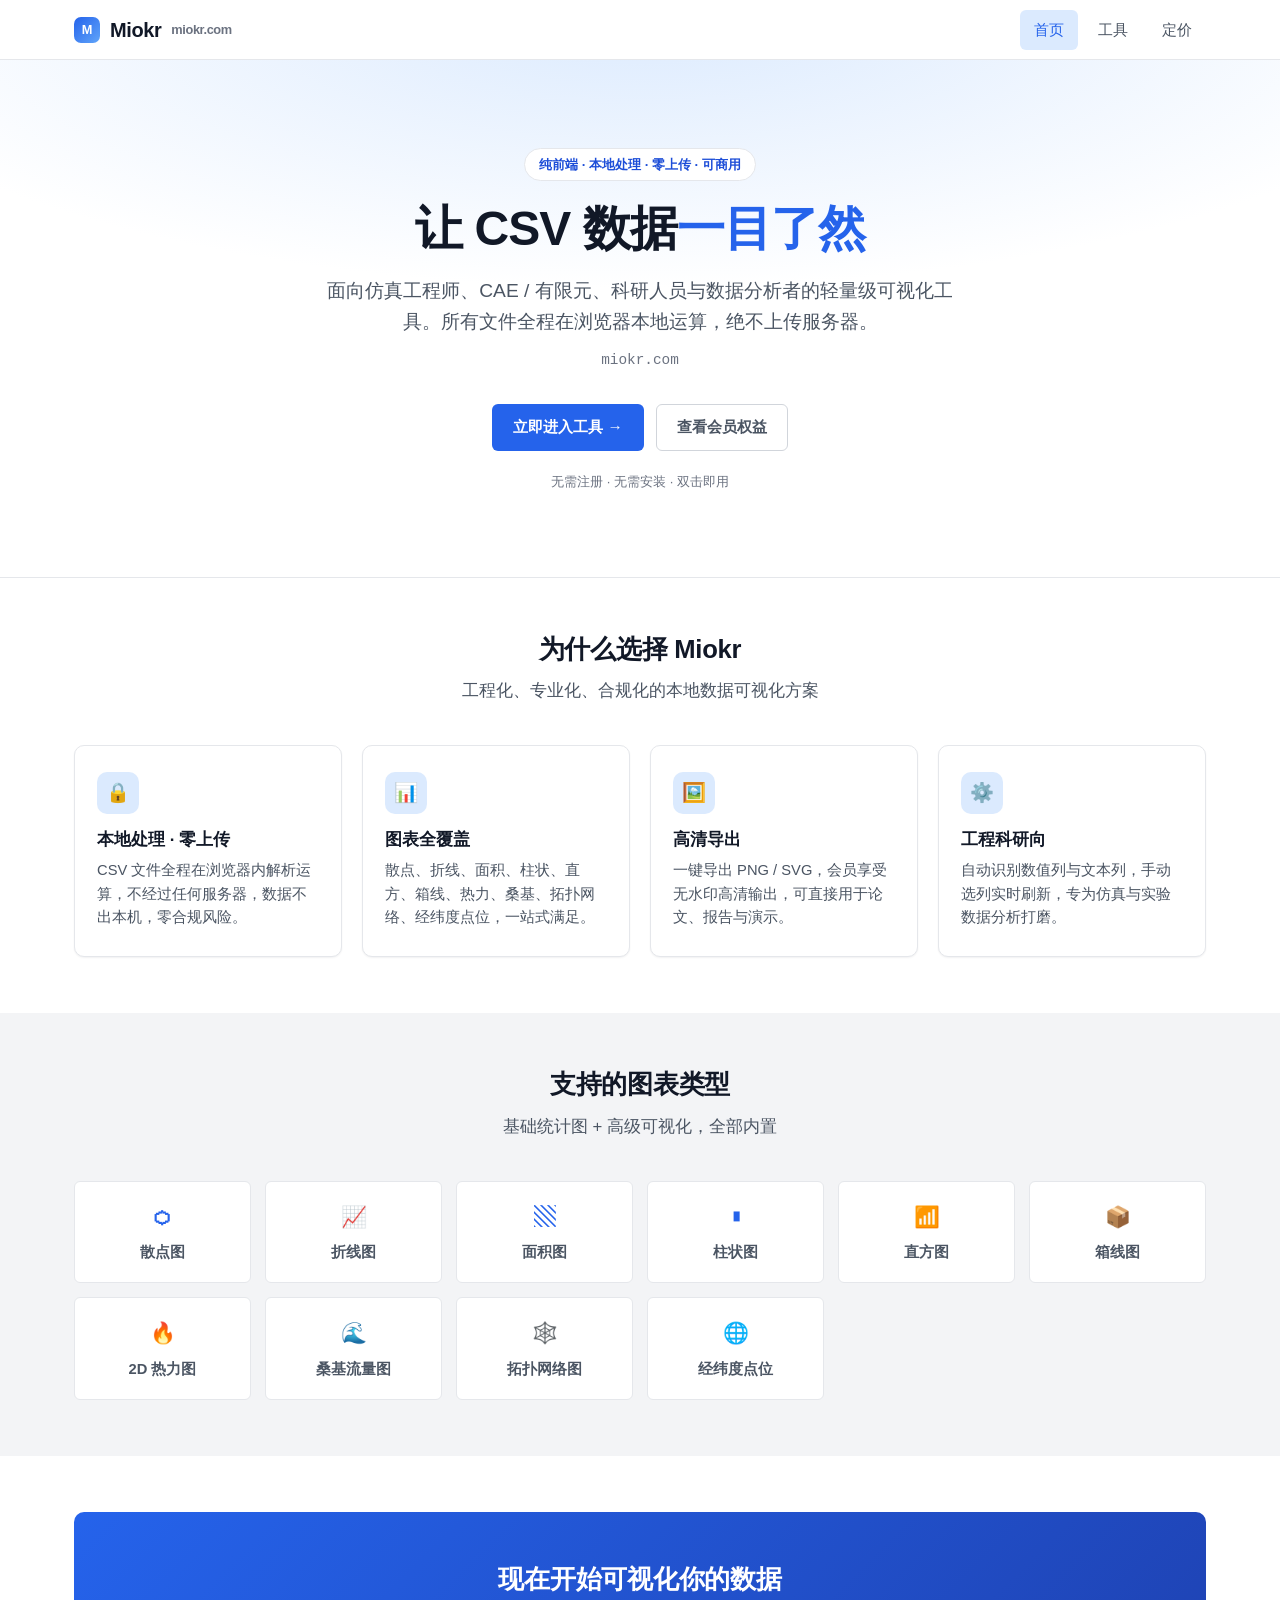
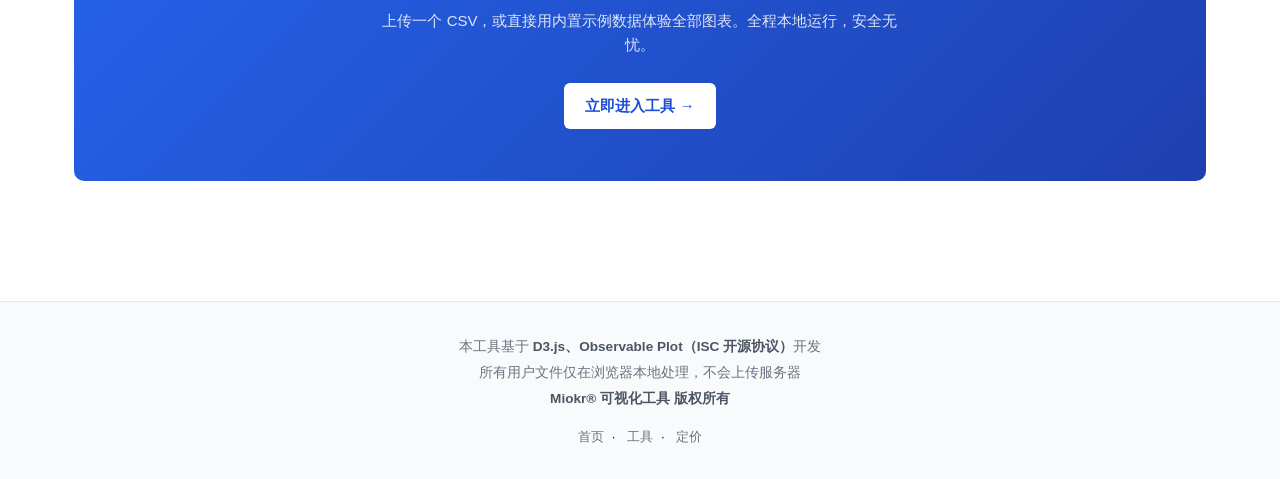
<file: index.html>
<!DOCTYPE html>
<html lang="zh-CN">
<head>
  <meta charset="UTF-8">
  <meta name="viewport" content="width=device-width, initial-scale=1.0">
  <title>Miokr — 纯前端本地 CSV 数据可视化工具</title>
  <meta name="description" content="Miokr 是一款纯前端、本地处理的 CSV 数据可视化工具。所有文件全程在浏览器本地解析，不上传服务器。支持散点、折线、柱状、热力图、桑基图、拓扑网络、经纬度点位等图表。">
  <link rel="stylesheet" href="assets/css/base.css">
  <link rel="stylesheet" href="assets/css/landing.css">
</head>
<body>

  <!-- 顶部导航栏 -->
  <header class="nav">
    <div class="nav-inner">
      <a class="brand" href="index.html">
        <span class="logo-mark">M</span>
        Miokr
        <span class="tld">miokr.com</span>
      </a>
      <nav class="nav-links">
        <a href="index.html" class="active">首页</a>
        <a href="tool.html">工具</a>
        <a href="pricing.html">定价</a>
      </nav>
    </div>
  </header>

  <!-- Hero -->
  <section class="hero">
    <div class="container">
      <span class="eyebrow">纯前端 · 本地处理 · 零上传 · 可商用</span>
      <h1>让 CSV 数据<span class="accent">一目了然</span></h1>
      <p class="subtitle">面向仿真工程师、CAE / 有限元、科研人员与数据分析者的轻量级可视化工具。所有文件全程在浏览器本地运算，绝不上传服务器。</p>
      <p class="domain">miokr.com</p>
      <div class="hero-actions">
        <a class="btn btn-primary" href="tool.html">立即进入工具 →</a>
        <a class="btn btn-ghost" href="pricing.html">查看会员权益</a>
      </div>
      <p class="hero-note">无需注册 · 无需安装 · 双击即用</p>
    </div>
  </section>

  <!-- 功能亮点 -->
  <section>
    <div class="container">
      <div class="section-head">
        <h2>为什么选择 Miokr</h2>
        <p>工程化、专业化、合规化的本地数据可视化方案</p>
      </div>
      <div class="features-grid">
        <div class="feature-card">
          <div class="icon">🔒</div>
          <h3>本地处理 · 零上传</h3>
          <p>CSV 文件全程在浏览器内解析运算，不经过任何服务器，数据不出本机，零合规风险。</p>
        </div>
        <div class="feature-card">
          <div class="icon">📊</div>
          <h3>图表全覆盖</h3>
          <p>散点、折线、面积、柱状、直方、箱线、热力、桑基、拓扑网络、经纬度点位，一站式满足。</p>
        </div>
        <div class="feature-card">
          <div class="icon">🖼️</div>
          <h3>高清导出</h3>
          <p>一键导出 PNG / SVG，会员享受无水印高清输出，可直接用于论文、报告与演示。</p>
        </div>
        <div class="feature-card">
          <div class="icon">⚙️</div>
          <h3>工程科研向</h3>
          <p>自动识别数值列与文本列，手动选列实时刷新，专为仿真与实验数据分析打磨。</p>
        </div>
      </div>
    </div>
  </section>

  <!-- 支持图表类型 -->
  <section class="chart-types">
    <div class="container">
      <div class="section-head">
        <h2>支持的图表类型</h2>
        <p>基础统计图 + 高级可视化，全部内置</p>
      </div>
      <div class="chart-grid">
        <div class="chart-chip"><span>⬡</span>散点图</div>
        <div class="chart-chip"><span>📈</span>折线图</div>
        <div class="chart-chip"><span>▧</span>面积图</div>
        <div class="chart-chip"><span>▮</span>柱状图</div>
        <div class="chart-chip"><span>📶</span>直方图</div>
        <div class="chart-chip"><span>📦</span>箱线图</div>
        <div class="chart-chip"><span>🔥</span>2D 热力图</div>
        <div class="chart-chip"><span>🌊</span>桑基流量图</div>
        <div class="chart-chip"><span>🕸️</span>拓扑网络图</div>
        <div class="chart-chip"><span>🌐</span>经纬度点位</div>
      </div>
    </div>
  </section>

  <!-- CTA -->
  <section>
    <div class="container">
      <div class="cta">
        <h2>现在开始可视化你的数据</h2>
        <p>上传一个 CSV，或直接用内置示例数据体验全部图表。全程本地运行，安全无忧。</p>
        <a class="btn btn-primary" href="tool.html">立即进入工具 →</a>
      </div>
    </div>
  </section>

  <!-- 页脚合规声明 -->
  <footer class="footer">
    <div class="footer-inner">
      <p class="compliance">
        本工具基于 <strong>D3.js、Observable Plot（ISC 开源协议）</strong>开发<br>
        所有用户文件仅在浏览器本地处理，不会上传服务器<br>
        <strong>Miokr® 可视化工具 版权所有</strong>
      </p>
      <div class="foot-links">
        <a href="index.html">首页</a>·
        <a href="tool.html">工具</a>·
        <a href="pricing.html">定价</a>
      </div>
    </div>
  </footer>

</body>
</html>
</file>
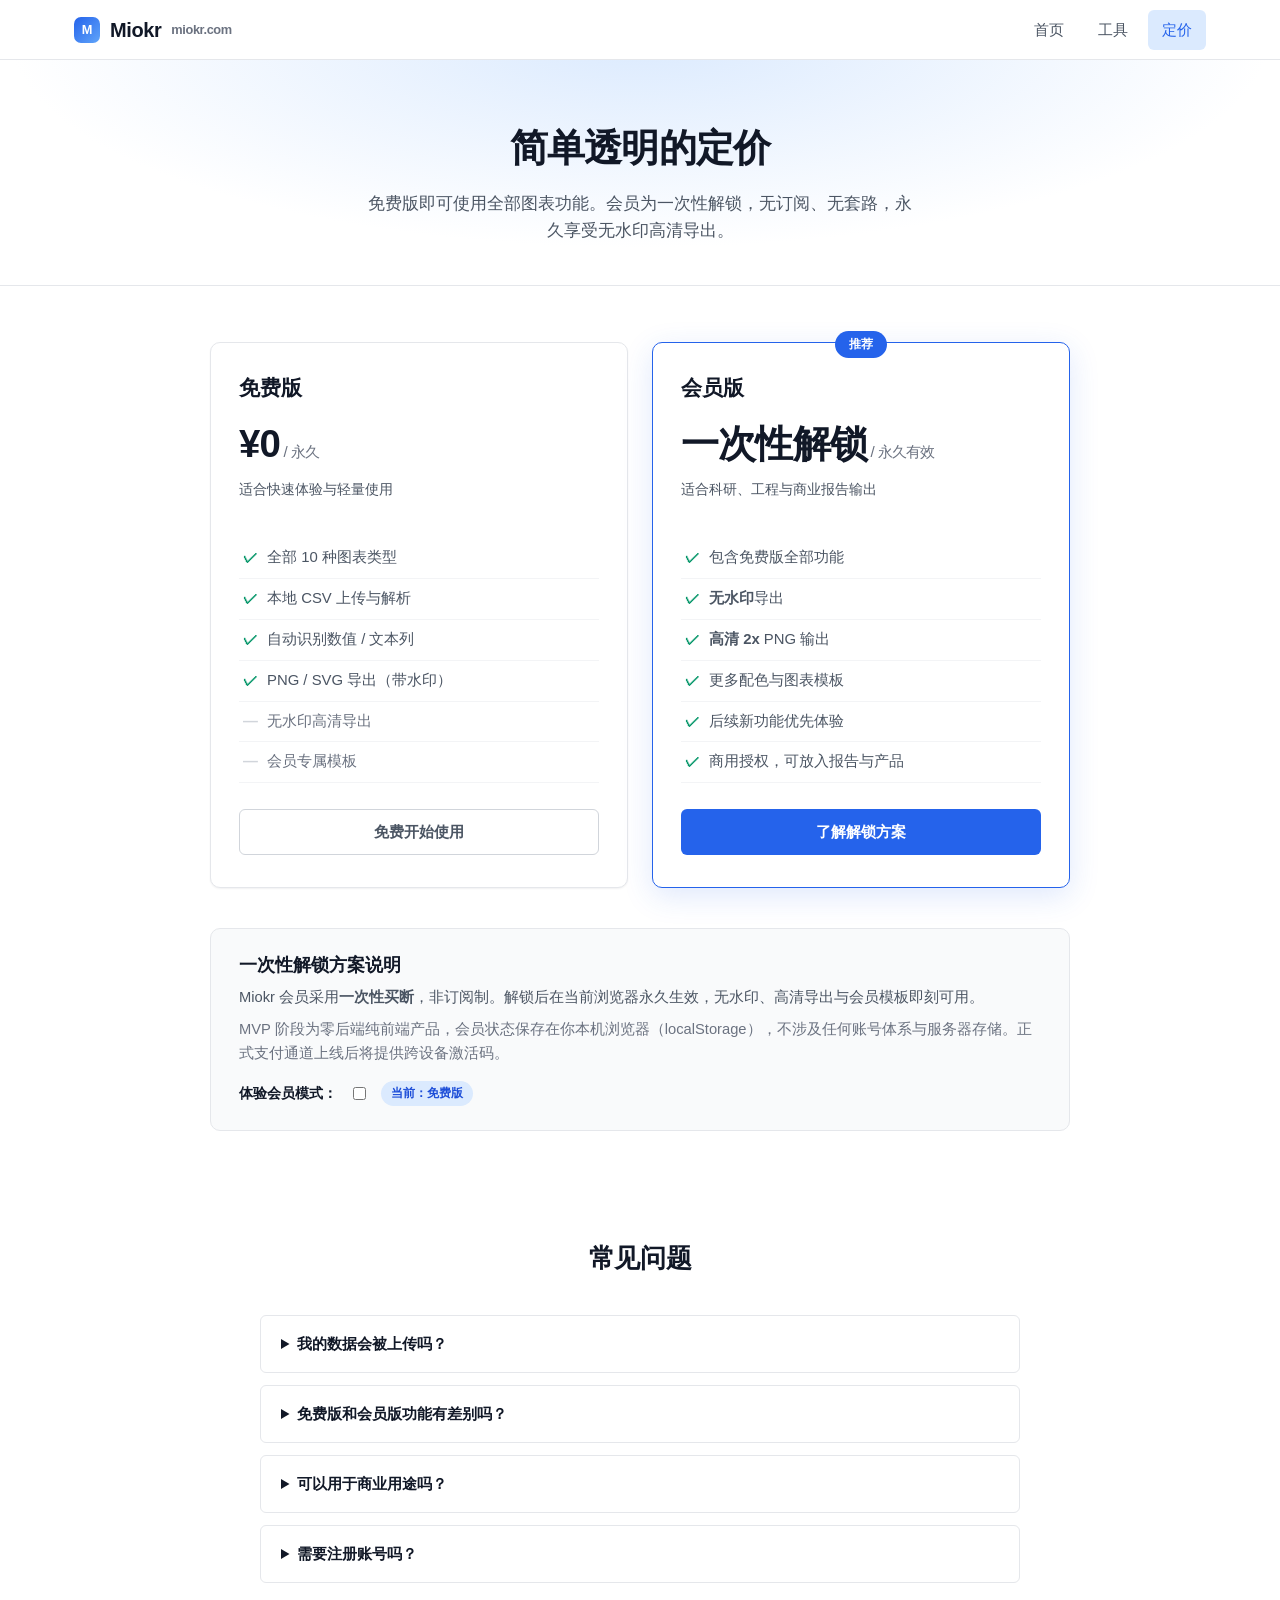
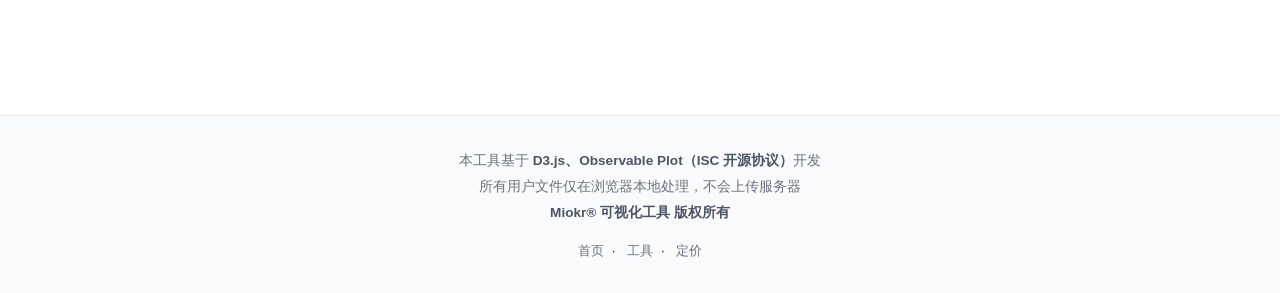
<file: pricing.html>
<!DOCTYPE html>
<html lang="zh-CN">
<head>
  <meta charset="UTF-8">
  <meta name="viewport" content="width=device-width, initial-scale=1.0">
  <title>定价与会员 — Miokr</title>
  <meta name="description" content="Miokr 提供免费版与会员版。免费版支持全部图表（导出带水印），会员版无水印高清导出、更多模板，一次性解锁。">
  <link rel="stylesheet" href="assets/css/base.css">
  <link rel="stylesheet" href="assets/css/pricing.css">
</head>
<body>

  <header class="nav">
    <div class="nav-inner">
      <a class="brand" href="index.html">
        <span class="logo-mark">M</span> Miokr <span class="tld">miokr.com</span>
      </a>
      <nav class="nav-links">
        <a href="index.html">首页</a>
        <a href="tool.html">工具</a>
        <a href="pricing.html" class="active">定价</a>
      </nav>
    </div>
  </header>

  <section class="pricing-hero">
    <div class="container">
      <h1>简单透明的定价</h1>
      <p>免费版即可使用全部图表功能。会员为一次性解锁，无订阅、无套路，永久享受无水印高清导出。</p>
    </div>
  </section>

  <section>
    <div class="container">
      <div class="plans">
        <!-- 免费版 -->
        <div class="plan">
          <h3>免费版</h3>
          <div class="price">¥0<small> / 永久</small></div>
          <p class="plan-desc">适合快速体验与轻量使用</p>
          <ul>
            <li>全部 10 种图表类型</li>
            <li>本地 CSV 上传与解析</li>
            <li>自动识别数值 / 文本列</li>
            <li>PNG / SVG 导出（带水印）</li>
            <li class="no">无水印高清导出</li>
            <li class="no">会员专属模板</li>
          </ul>
          <a class="btn btn-ghost" href="tool.html">免费开始使用</a>
        </div>

        <!-- 会员版 -->
        <div class="plan featured">
          <span class="tag">推荐</span>
          <h3>会员版</h3>
          <div class="price">一次性解锁<small> / 永久有效</small></div>
          <p class="plan-desc">适合科研、工程与商业报告输出</p>
          <ul>
            <li>包含免费版全部功能</li>
            <li><strong>无水印</strong>导出</li>
            <li><strong>高清 2x</strong> PNG 输出</li>
            <li>更多配色与图表模板</li>
            <li>后续新功能优先体验</li>
            <li>商用授权，可放入报告与产品</li>
          </ul>
          <a class="btn btn-primary" href="#unlock">了解解锁方案</a>
        </div>
      </div>

      <!-- 一次性解锁说明 -->
      <div class="unlock-note" id="unlock">
        <h3>一次性解锁方案说明</h3>
        <p>Miokr 会员采用<strong>一次性买断</strong>，非订阅制。解锁后在当前浏览器永久生效，无水印、高清导出与会员模板即刻可用。</p>
        <p class="muted">MVP 阶段为零后端纯前端产品，会员状态保存在你本机浏览器（localStorage），不涉及任何账号体系与服务器存储。正式支付通道上线后将提供跨设备激活码。</p>
        <div class="member-toggle">
          <label for="memberSwitch"><strong>体验会员模式：</strong></label>
          <input type="checkbox" id="memberSwitch">
          <span id="memberState" class="badge">当前：免费版</span>
        </div>
      </div>
    </div>
  </section>

  <!-- FAQ -->
  <section>
    <div class="container">
      <div class="section-head"><h2>常见问题</h2></div>
      <div class="faq">
        <details>
          <summary>我的数据会被上传吗？</summary>
          <p>不会。Miokr 是纯前端工具，所有 CSV 文件仅在你的浏览器本地解析与运算，全程不经过任何服务器，也不做任何数据收集。</p>
        </details>
        <details>
          <summary>免费版和会员版功能有差别吗？</summary>
          <p>图表功能完全一致。差别仅在导出：免费版导出带「Miokr 免费版」水印，会员版无水印并支持 2x 高清 PNG。</p>
        </details>
        <details>
          <summary>可以用于商业用途吗？</summary>
          <p>可以。会员版包含商用授权，导出的图表可直接用于论文、商业报告、产品与演示。工具本身基于 ISC 开源协议的 D3.js 与 Observable Plot 构建，无版权风险。</p>
        </details>
        <details>
          <summary>需要注册账号吗？</summary>
          <p>不需要。打开即用，无需注册、无需安装、无需联网上传。</p>
        </details>
      </div>
    </div>
  </section>

  <footer class="footer">
    <div class="footer-inner">
      <p class="compliance">
        本工具基于 <strong>D3.js、Observable Plot（ISC 开源协议）</strong>开发<br>
        所有用户文件仅在浏览器本地处理，不会上传服务器<br>
        <strong>Miokr® 可视化工具 版权所有</strong>
      </p>
      <div class="foot-links">
        <a href="index.html">首页</a>· <a href="tool.html">工具</a>· <a href="pricing.html">定价</a>
      </div>
    </div>
  </footer>

  <script>
    // 会员开关（纯客户端 localStorage，无后端校验）
    (function () {
      var KEY = 'miokr_member';
      var sw = document.getElementById('memberSwitch');
      var state = document.getElementById('memberState');
      function sync() {
        var on = localStorage.getItem(KEY) === '1';
        sw.checked = on;
        state.textContent = on ? '当前：会员版（无水印）' : '当前：免费版';
        state.style.background = on ? '#d1fae5' : '';
        state.style.color = on ? '#065f46' : '';
      }
      sw.addEventListener('change', function () {
        if (sw.checked) localStorage.setItem(KEY, '1');
        else localStorage.removeItem(KEY);
        sync();
      });
      sync();
    })();
  </script>

</body>
</html>
</file>
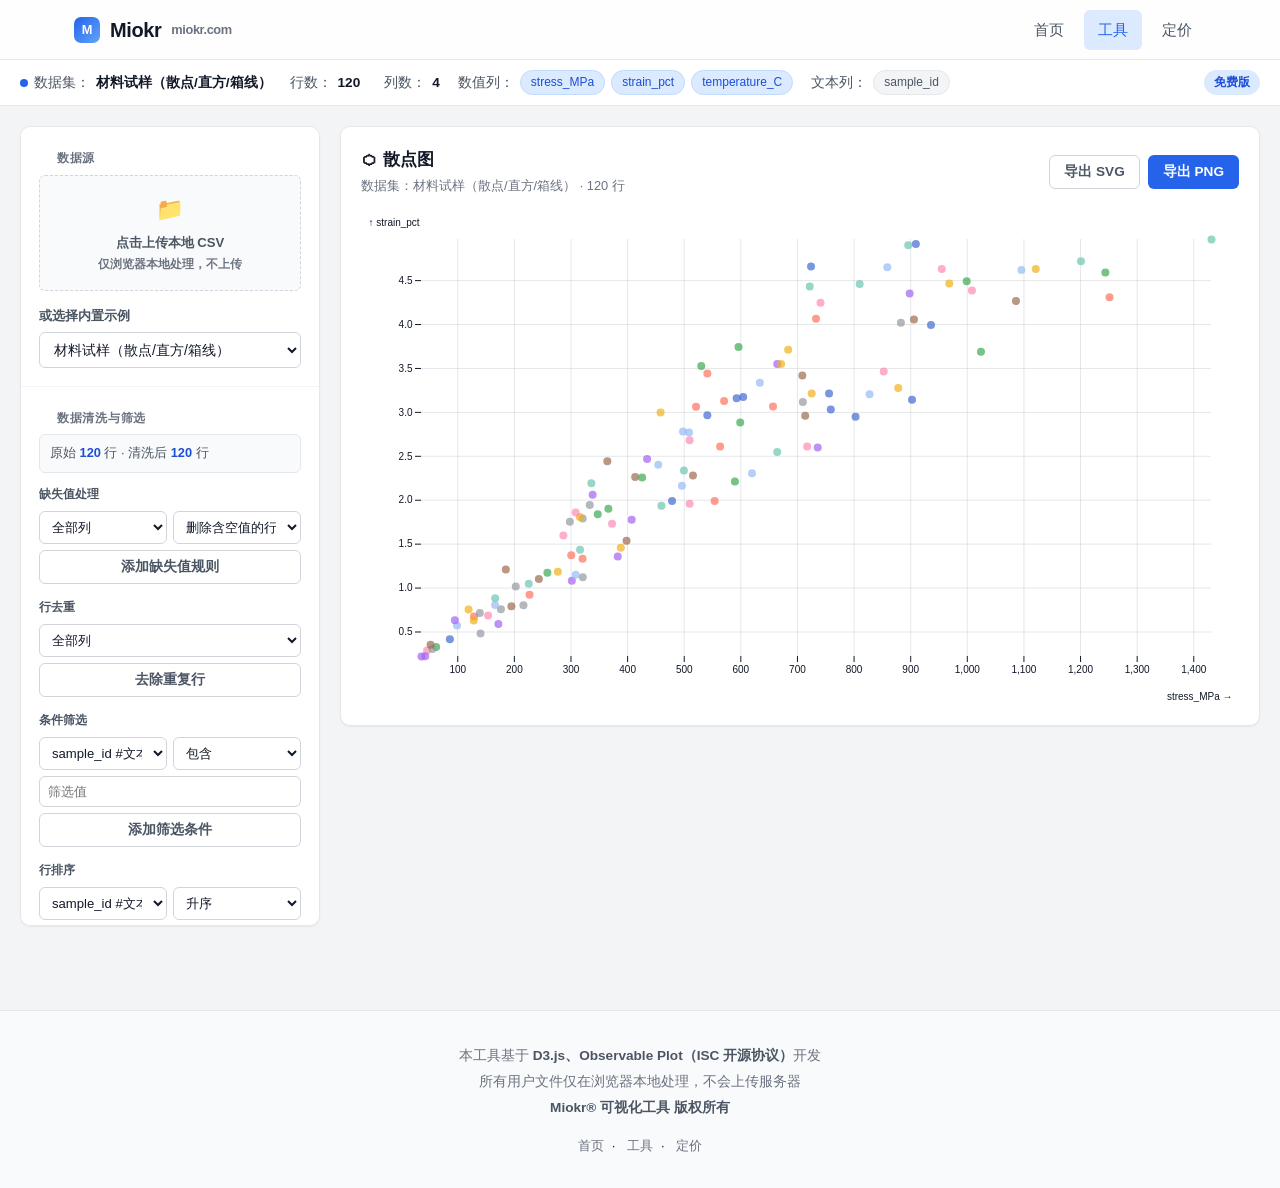
<file: tool.html>
<!DOCTYPE html>
<html lang="zh-CN">
<head>
  <meta charset="UTF-8">
  <meta name="viewport" content="width=device-width, initial-scale=1.0">
  <title>可视化工具 — Miokr</title>
  <meta name="description" content="Miokr 可视化工具主页面：本地上传 CSV，一键切换散点、折线、面积、柱状、直方、箱线、热力、桑基、拓扑、地图点位，支持 PNG/SVG 导出。">
  <link rel="stylesheet" href="assets/css/base.css">
  <link rel="stylesheet" href="assets/css/tool.css">
</head>
<body class="tool-body">

  <header class="nav">
    <div class="nav-inner">
      <a class="brand" href="index.html">
        <span class="logo-mark">M</span> Miokr <span class="tld">miokr.com</span>
      </a>
      <nav class="nav-links">
        <a href="index.html">首页</a>
        <a href="tool.html" class="active">工具</a>
        <a href="pricing.html">定价</a>
      </nav>
    </div>
  </header>

  <!-- 数据信息提示区 -->
  <div class="data-bar">
    <div class="data-bar-inner">
      <div class="data-stat"><span class="dot"></span>数据集：<strong id="statName">—</strong></div>
      <div class="data-stat">行数：<strong id="statRows">0</strong><span class="dim" id="statRowsRaw"></span></div>
      <div class="data-stat">列数：<strong id="statCols">0</strong></div>
      <div class="data-stat">数值列：
        <div class="chip-list" id="statNumeric"></div>
      </div>
      <div class="data-stat">文本列：
        <div class="chip-list" id="statText"></div>
      </div>
      <div class="member-flag"><span class="badge" id="memberBadge">免费版</span></div>
    </div>
  </div>

  <!-- 主工作区 -->
  <div class="workspace">

    <!-- 左：控制面板 -->
    <aside class="panel">
      <div class="panel-section">
        <h4>数据源</h4>
        <div class="field">
          <label class="upload-box" for="fileInput">
            <div class="up-icon">📁</div>
            <div class="up-text">点击上传本地 CSV<br><span class="muted" style="font-size:.72rem">仅浏览器本地处理，不上传</span></div>
            <input type="file" id="fileInput" accept=".csv,text/csv">
          </label>
        </div>
        <div class="field">
          <label for="sampleSelect">或选择内置示例</label>
          <select id="sampleSelect"></select>
        </div>
      </div>

      <div class="panel-section">
        <h4>数据清洗与筛选</h4>
        <div class="clean-status" id="cleanStatus">原始 0 行 · 当前 0 行</div>

        <div class="clean-block">
          <div class="clean-title">缺失值处理</div>
          <div class="field-row">
            <select id="missCol" title="作用列"></select>
            <select id="missStrategy" title="处理方式">
              <option value="drop">删除含空值的行</option>
              <option value="mean">空值填均值</option>
              <option value="constant">空值填常数</option>
            </select>
          </div>
          <div class="field-row hidden" id="missConstWrap">
            <input type="text" id="missConst" placeholder="填充值，如 0 或 N/A">
          </div>
          <button class="btn btn-ghost btn-sm full" id="btnMissing">添加缺失值规则</button>
        </div>

        <div class="clean-block">
          <div class="clean-title">行去重</div>
          <div class="field-row">
            <select id="dedupeCol" title="去重依据列"></select>
          </div>
          <button class="btn btn-ghost btn-sm full" id="btnDedupe">去除重复行</button>
        </div>

        <div class="clean-block">
          <div class="clean-title">条件筛选</div>
          <div class="field-row">
            <select id="filterCol" title="筛选列"></select>
            <select id="filterMode" title="筛选方式">
              <option value="range">范围</option>
              <option value="contains">包含</option>
              <option value="eq">等于</option>
              <option value="neq">不等于</option>
              <option value="gt">大于</option>
              <option value="lt">小于</option>
            </select>
          </div>
          <div class="field-row" id="filterRangeWrap">
            <input type="text" id="filterMin" placeholder="最小值(可空)">
            <input type="text" id="filterMax" placeholder="最大值(可空)">
          </div>
          <div class="field-row hidden" id="filterValueWrap">
            <input type="text" id="filterValue" placeholder="筛选值">
          </div>
          <button class="btn btn-ghost btn-sm full" id="btnFilter">添加筛选条件</button>
        </div>

        <div class="clean-block">
          <div class="clean-title">行排序</div>
          <div class="field-row">
            <select id="sortCol" title="排序列"></select>
            <select id="sortDir" title="排序方向">
              <option value="asc">升序</option>
              <option value="desc">降序</option>
            </select>
          </div>
          <button class="btn btn-ghost btn-sm full" id="btnSort">应用排序</button>
        </div>

        <div class="clean-block">
          <div class="clean-title">已应用规则 <span class="muted" id="opsCount">0</span></div>
          <div class="op-list" id="opsList"></div>
          <button class="btn btn-ghost btn-sm full" id="btnClearOps">清空全部规则</button>
        </div>
        <p class="clean-hint">规则可在列表中逐条删除；所有规则按列表顺序从原始数据依次应用，原始数据不会被改动。均值填充仅作用于数值列。</p>
      </div>

      <div class="panel-section">
        <h4>图表类型</h4>
        <div class="type-grid" id="typeGrid"></div>
      </div>

      <div class="panel-section">
        <h4>字段映射</h4>
        <div id="fieldMap"></div>
      </div>

      <div class="panel-section">
        <div class="actions-row">
          <button class="btn btn-ghost btn-sm" id="btnRefresh">↻ 刷新</button>
          <button class="btn btn-ghost btn-sm" id="btnReset">重置</button>
        </div>
      </div>
    </aside>

    <!-- 右：图表展示区 -->
    <main class="chart-area">
      <div class="chart-head">
        <div class="chart-title">
          <span id="chartTitle">图表预览</span>
          <small id="chartSubtitle">选择数据与图表类型开始</small>
        </div>
        <div class="chart-tools">
          <button class="btn btn-ghost btn-sm" id="btnSVG">导出 SVG</button>
          <button class="btn btn-primary btn-sm" id="btnPNG">导出 PNG</button>
        </div>
      </div>
      <div id="chartContainer">
        <div class="placeholder">
          <div class="ph-icon">📊</div>
          <p>正在加载示例数据…</p>
        </div>
      </div>
    </main>
  </div>

  <footer class="footer">
    <div class="footer-inner">
      <p class="compliance">
        本工具基于 <strong>D3.js、Observable Plot（ISC 开源协议）</strong>开发<br>
        所有用户文件仅在浏览器本地处理，不会上传服务器<br>
        <strong>Miokr® 可视化工具 版权所有</strong>
      </p>
      <div class="foot-links">
        <a href="index.html">首页</a>· <a href="tool.html">工具</a>· <a href="pricing.html">定价</a>
      </div>
    </div>
  </footer>

  <!-- 依赖库（本地内置） -->
  <script src="assets/js/lib/d3.min.js"></script>
  <script src="assets/js/lib/plot.min.js"></script>
  <script src="assets/js/lib/d3-sankey.min.js"></script>
  <!-- 应用模块 -->
  <script src="assets/js/csv.js"></script>
  <script src="assets/js/clean.js"></script>
  <script src="assets/js/data/samples.js"></script>
  <script src="assets/js/charts.js"></script>
  <script src="assets/js/sankey.js"></script>
  <script src="assets/js/network.js"></script>
  <script src="assets/js/geo.js"></script>
  <script src="assets/js/export.js"></script>
  <script src="assets/js/app.js"></script>

</body>
</html>
</file>
<file: assets/css/base.css>
/* ============================================================
   Miokr base.css — 全站共享样式（设计令牌 / 导航 / 页脚 / 按钮）
   纯前端本地工具，无外部资源依赖
   ============================================================ */

:root {
  --primary: #2563eb;
  --primary-dark: #1d4ed8;
  --primary-light: #dbeafe;
  --bg: #ffffff;
  --bg-soft: #f3f4f6;
  --bg-panel: #f9fafb;
  --border: #e5e7eb;
  --border-strong: #d1d5db;
  --text: #111827;
  --text-soft: #4b5563;
  --text-muted: #6b7280;
  --success: #059669;
  --radius: 10px;
  --radius-sm: 6px;
  --shadow-sm: 0 1px 2px rgba(17, 24, 39, .06);
  --shadow: 0 4px 16px rgba(17, 24, 39, .08);
  --nav-h: 60px;
  --font: -apple-system, BlinkMacSystemFont, "Segoe UI", "PingFang SC",
          "Hiragino Sans GB", "Microsoft YaHei", "Helvetica Neue", Arial, sans-serif;
  --mono: "SFMono-Regular", Consolas, "Liberation Mono", Menlo, monospace;
}

* { box-sizing: border-box; }

html, body {
  margin: 0;
  padding: 0;
}

body {
  font-family: var(--font);
  color: var(--text);
  background: var(--bg);
  line-height: 1.6;
  -webkit-font-smoothing: antialiased;
  font-size: 15px;
}

a { color: var(--primary); text-decoration: none; }
a:hover { text-decoration: underline; }

h1, h2, h3, h4 { line-height: 1.25; font-weight: 700; margin: 0 0 .5em; }
h1 { font-size: 2.4rem; letter-spacing: -.02em; }
h2 { font-size: 1.6rem; letter-spacing: -.01em; }
h3 { font-size: 1.15rem; }
p  { margin: 0 0 1em; color: var(--text-soft); }

.container {
  width: 100%;
  max-width: 1180px;
  margin: 0 auto;
  padding: 0 24px;
}

/* ---------- 顶部导航栏 ---------- */
.nav {
  position: sticky;
  top: 0;
  z-index: 50;
  height: var(--nav-h);
  background: rgba(255, 255, 255, .9);
  backdrop-filter: saturate(180%) blur(8px);
  border-bottom: 1px solid var(--border);
}
.nav-inner {
  max-width: 1180px;
  height: var(--nav-h);
  margin: 0 auto;
  padding: 0 24px;
  display: flex;
  align-items: center;
  justify-content: space-between;
}
.brand {
  display: flex;
  align-items: center;
  gap: 10px;
  font-weight: 800;
  font-size: 1.25rem;
  color: var(--text);
  letter-spacing: -.02em;
}
.brand:hover { text-decoration: none; }
.brand .logo-mark {
  width: 26px; height: 26px;
  border-radius: 7px;
  background: linear-gradient(135deg, var(--primary), #60a5fa);
  display: grid; place-items: center;
  color: #fff; font-size: .8rem; font-weight: 800;
}
.brand .tld { color: var(--text-muted); font-weight: 600; font-size: .8rem; }
.nav-links { display: flex; align-items: center; gap: 6px; }
.nav-links a {
  padding: 8px 14px;
  border-radius: var(--radius-sm);
  color: var(--text-soft);
  font-weight: 500;
  font-size: .95rem;
}
.nav-links a:hover { background: var(--bg-soft); text-decoration: none; color: var(--text); }
.nav-links a.active { color: var(--primary); background: var(--primary-light); }

/* ---------- 按钮 ---------- */
.btn {
  display: inline-flex;
  align-items: center;
  justify-content: center;
  gap: 8px;
  padding: 10px 20px;
  border-radius: var(--radius-sm);
  border: 1px solid transparent;
  font-family: inherit;
  font-size: .95rem;
  font-weight: 600;
  cursor: pointer;
  transition: background .15s, border-color .15s, color .15s;
  white-space: nowrap;
}
.btn:hover { text-decoration: none; }
.btn-primary { background: var(--primary); color: #fff; }
.btn-primary:hover { background: var(--primary-dark); }
.btn-ghost { background: #fff; color: var(--text-soft); border-color: var(--border-strong); }
.btn-ghost:hover { border-color: var(--primary); color: var(--primary); }
.btn-sm { padding: 7px 14px; font-size: .85rem; }
.btn:disabled { opacity: .5; cursor: not-allowed; }

/* ---------- 页脚合规声明 ---------- */
.footer {
  margin-top: 64px;
  border-top: 1px solid var(--border);
  background: var(--bg-panel);
  padding: 32px 0;
}
.footer-inner {
  max-width: 1180px;
  margin: 0 auto;
  padding: 0 24px;
  text-align: center;
}
.footer .compliance {
  font-size: .85rem;
  color: var(--text-muted);
  line-height: 1.9;
  margin: 0;
}
.footer .compliance strong { color: var(--text-soft); font-weight: 600; }
.footer .foot-links { margin-top: 14px; font-size: .82rem; }
.footer .foot-links a { color: var(--text-muted); margin: 0 8px; }

/* ---------- 通用工具类 ---------- */
.badge {
  display: inline-block;
  padding: 3px 10px;
  border-radius: 999px;
  background: var(--primary-light);
  color: var(--primary-dark);
  font-size: .75rem;
  font-weight: 600;
}
.muted { color: var(--text-muted); }
.mono { font-family: var(--mono); }
.hidden { display: none !important; }
section { padding: 56px 0; }
.section-head { text-align: center; max-width: 640px; margin: 0 auto 40px; }
.section-head p { font-size: 1.05rem; }
</file>
<file: assets/css/landing.css>
/* Miokr landing.css — 首页样式 */

.hero {
  padding: 88px 0 72px;
  background:
    radial-gradient(1200px 400px at 50% -10%, var(--primary-light), transparent 70%),
    var(--bg);
  text-align: center;
  border-bottom: 1px solid var(--border);
}
.hero .eyebrow {
  display: inline-block;
  margin-bottom: 18px;
  padding: 5px 14px;
  border-radius: 999px;
  background: #fff;
  border: 1px solid var(--border);
  color: var(--primary-dark);
  font-size: .82rem;
  font-weight: 600;
}
.hero h1 {
  font-size: 3rem;
  margin-bottom: .35em;
}
.hero h1 .accent { color: var(--primary); }
.hero .subtitle {
  font-size: 1.2rem;
  color: var(--text-soft);
  max-width: 640px;
  margin: 0 auto 12px;
}
.hero .domain {
  font-family: var(--mono);
  font-size: .9rem;
  color: var(--text-muted);
  margin-bottom: 32px;
}
.hero-actions { display: flex; gap: 12px; justify-content: center; flex-wrap: wrap; }
.hero-note {
  margin-top: 20px;
  font-size: .82rem;
  color: var(--text-muted);
}

/* 亮点卡片 */
.features-grid {
  display: grid;
  grid-template-columns: repeat(auto-fit, minmax(240px, 1fr));
  gap: 20px;
}
.feature-card {
  background: #fff;
  border: 1px solid var(--border);
  border-radius: var(--radius);
  padding: 26px 22px;
  box-shadow: var(--shadow-sm);
}
.feature-card .icon {
  width: 42px; height: 42px;
  border-radius: 10px;
  background: var(--primary-light);
  color: var(--primary);
  display: grid; place-items: center;
  font-size: 1.2rem; font-weight: 800;
  margin-bottom: 16px;
}
.feature-card h3 { font-size: 1.05rem; margin-bottom: 8px; }
.feature-card p { font-size: .92rem; margin: 0; }

/* 图表类型展示 */
.chart-types {
  background: var(--bg-soft);
}
.chart-grid {
  display: grid;
  grid-template-columns: repeat(auto-fill, minmax(150px, 1fr));
  gap: 14px;
}
.chart-chip {
  background: #fff;
  border: 1px solid var(--border);
  border-radius: var(--radius-sm);
  padding: 18px 14px;
  text-align: center;
  font-weight: 600;
  font-size: .92rem;
  color: var(--text-soft);
}
.chart-chip span { display: block; font-size: 1.3rem; margin-bottom: 8px; color: var(--primary); }

/* CTA */
.cta {
  text-align: center;
  background: linear-gradient(135deg, var(--primary), #1e40af);
  color: #fff;
  border-radius: var(--radius);
  padding: 52px 32px;
}
.cta h2 { color: #fff; }
.cta p { color: rgba(255,255,255,.85); max-width: 520px; margin: 0 auto 26px; }
.cta .btn-primary { background: #fff; color: var(--primary-dark); }
.cta .btn-primary:hover { background: #f1f5f9; }
</file>
<file: assets/css/pricing.css>
/* Miokr pricing.css — 定价 / 会员说明页 */

.pricing-hero {
  text-align: center;
  padding: 64px 0 40px;
  background: radial-gradient(900px 300px at 50% -10%, var(--primary-light), transparent 70%);
  border-bottom: 1px solid var(--border);
}
.pricing-hero h1 { font-size: 2.4rem; }
.pricing-hero p { max-width: 560px; margin: 0 auto; font-size: 1.05rem; }

.plans {
  display: grid;
  grid-template-columns: repeat(auto-fit, minmax(300px, 1fr));
  gap: 24px;
  max-width: 860px;
  margin: 0 auto;
  align-items: start;
}
.plan {
  background: #fff;
  border: 1px solid var(--border);
  border-radius: var(--radius);
  padding: 32px 28px;
  box-shadow: var(--shadow-sm);
  position: relative;
}
.plan.featured {
  border-color: var(--primary);
  box-shadow: 0 8px 30px rgba(37, 99, 235, .15);
}
.plan .tag {
  position: absolute;
  top: -12px; left: 50%; transform: translateX(-50%);
  background: var(--primary); color: #fff;
  font-size: .75rem; font-weight: 700;
  padding: 4px 14px; border-radius: 999px;
}
.plan h3 { font-size: 1.3rem; margin-bottom: 4px; }
.plan .price {
  font-size: 2.4rem; font-weight: 800; color: var(--text);
  margin: 12px 0 4px; letter-spacing: -.02em;
}
.plan .price small { font-size: .95rem; font-weight: 500; color: var(--text-muted); }
.plan .plan-desc { font-size: .9rem; min-height: 40px; }
.plan ul { list-style: none; padding: 0; margin: 20px 0 26px; }
.plan ul li {
  padding: 8px 0 8px 28px;
  position: relative;
  font-size: .93rem;
  color: var(--text-soft);
  border-bottom: 1px solid var(--bg-soft);
}
.plan ul li::before {
  content: "✓";
  position: absolute; left: 4px; top: 8px;
  color: var(--success); font-weight: 700;
}
.plan ul li.no::before { content: "—"; color: var(--border-strong); }
.plan ul li.no { color: var(--text-muted); }
.plan .btn { width: 100%; }

.unlock-note {
  max-width: 860px;
  margin: 40px auto 0;
  background: var(--bg-panel);
  border: 1px solid var(--border);
  border-radius: var(--radius);
  padding: 24px 28px;
}
.unlock-note h3 { margin-bottom: 10px; }
.unlock-note p { font-size: .92rem; margin-bottom: 8px; }
.unlock-note .member-toggle {
  margin-top: 16px;
  display: flex; align-items: center; gap: 12px;
  font-size: .9rem;
}
.faq { max-width: 760px; margin: 0 auto; }
.faq details {
  border: 1px solid var(--border);
  border-radius: var(--radius-sm);
  padding: 16px 20px;
  margin-bottom: 12px;
  background: #fff;
}
.faq summary { font-weight: 600; cursor: pointer; color: var(--text); }
.faq details p { margin: 12px 0 0; font-size: .92rem; }
</file>
<file: assets/css/tool.css>
/* Miokr tool.css — 工具主页面三栏布局 */

.tool-body { background: var(--bg-soft); }

/* 顶部数据信息提示区 */
.data-bar {
  background: #fff;
  border-bottom: 1px solid var(--border);
  padding: 10px 0;
}
.data-bar-inner {
  max-width: 1600px;
  margin: 0 auto;
  padding: 0 20px;
  display: flex;
  align-items: center;
  gap: 18px;
  flex-wrap: wrap;
  font-size: .85rem;
}
.data-stat { display: flex; align-items: center; gap: 6px; color: var(--text-soft); }
.data-stat strong { color: var(--text); font-weight: 700; }
.data-stat .dim { color: var(--text-muted); font-size: .78rem; }
.data-stat .dot { width: 8px; height: 8px; border-radius: 50%; background: var(--primary); }
.chip-list { display: flex; gap: 6px; flex-wrap: wrap; }
.chip {
  background: var(--bg-soft);
  border: 1px solid var(--border);
  border-radius: 999px;
  padding: 2px 10px;
  font-size: .75rem;
  color: var(--text-soft);
}
.chip.num { background: var(--primary-light); border-color: #bfdbfe; color: var(--primary-dark); }
.member-flag { margin-left: auto; }

/* 主工作区：左侧控制面板 + 右侧图表 */
.workspace {
  max-width: 1600px;
  margin: 0 auto;
  padding: 20px;
  display: grid;
  grid-template-columns: 300px 1fr;
  gap: 20px;
  align-items: start;
}

.panel {
  background: #fff;
  border: 1px solid var(--border);
  border-radius: var(--radius);
  box-shadow: var(--shadow-sm);
  position: sticky;
  top: calc(var(--nav-h) + 20px);
  max-height: calc(100vh - var(--nav-h) - 40px);
  overflow-y: auto;
}
.panel h4 {
  font-size: .78rem;
  text-transform: uppercase;
  letter-spacing: .06em;
  color: var(--text-muted);
  margin: 0;
  padding: 16px 18px 8px;
}
.panel-section { padding: 8px 18px 18px; border-bottom: 1px solid var(--bg-soft); }
.panel-section:last-child { border-bottom: none; }

.field { margin-bottom: 14px; }
.field:last-child { margin-bottom: 0; }
.field label {
  display: block;
  font-size: .82rem;
  font-weight: 600;
  color: var(--text-soft);
  margin-bottom: 6px;
}
.field select, .field input[type="text"] {
  width: 100%;
  padding: 8px 10px;
  border: 1px solid var(--border-strong);
  border-radius: var(--radius-sm);
  font-family: inherit;
  font-size: .88rem;
  color: var(--text);
  background: #fff;
}
.field select:focus, .field input:focus {
  outline: none;
  border-color: var(--primary);
  box-shadow: 0 0 0 3px var(--primary-light);
}

/* 图表类型按钮网格 */
.type-grid {
  display: grid;
  grid-template-columns: repeat(2, 1fr);
  gap: 6px;
}
.type-btn {
  padding: 8px 6px;
  border: 1px solid var(--border-strong);
  border-radius: var(--radius-sm);
  background: #fff;
  font-family: inherit;
  font-size: .8rem;
  color: var(--text-soft);
  cursor: pointer;
  text-align: center;
  transition: all .12s;
}
.type-btn:hover { border-color: var(--primary); color: var(--primary); }
.type-btn.active { background: var(--primary); border-color: var(--primary); color: #fff; font-weight: 600; }

/* 上传区 */
.upload-box {
  border: 1.5px dashed var(--border-strong);
  border-radius: var(--radius-sm);
  padding: 16px;
  text-align: center;
  cursor: pointer;
  transition: all .15s;
  background: var(--bg-panel);
}
.upload-box:hover { border-color: var(--primary); background: var(--primary-light); }
.upload-box input { display: none; }
.upload-box .up-icon { font-size: 1.4rem; }
.upload-box .up-text { font-size: .82rem; color: var(--text-soft); margin-top: 4px; }

.actions-row { display: flex; gap: 8px; }
.actions-row .btn { flex: 1; }

/* ---------- 数据清洗与筛选面板 ---------- */
.clean-status {
  font-size: .8rem;
  color: var(--text-soft);
  background: var(--bg-panel);
  border: 1px solid var(--border);
  border-radius: var(--radius-sm);
  padding: 8px 10px;
  margin-bottom: 12px;
}
.clean-status strong { color: var(--primary-dark); }
.clean-block { margin-bottom: 14px; }
.clean-title {
  font-size: .78rem;
  font-weight: 700;
  color: var(--text-soft);
  margin-bottom: 6px;
}
.field-row { display: flex; gap: 6px; margin-bottom: 6px; }
.field-row select, .field-row input[type="text"] {
  width: 100%;
  min-width: 0;
  padding: 7px 8px;
  border: 1px solid var(--border-strong);
  border-radius: var(--radius-sm);
  font-family: inherit;
  font-size: .82rem;
  color: var(--text);
  background: #fff;
}
.field-row select:focus, .field-row input:focus {
  outline: none;
  border-color: var(--primary);
  box-shadow: 0 0 0 3px var(--primary-light);
}
.btn.full { width: 100%; }
.op-list { margin-bottom: 8px; }
.op-empty {
  font-size: .78rem;
  color: var(--text-muted);
  padding: 6px 2px;
}
.op-item {
  display: flex;
  align-items: center;
  gap: 6px;
  padding: 6px 8px;
  border: 1px solid var(--border);
  border-radius: var(--radius-sm);
  background: var(--bg-panel);
  margin-bottom: 5px;
  font-size: .76rem;
}
.op-label { flex: 1; color: var(--text-soft); line-height: 1.4; }
.op-count {
  font-family: var(--mono);
  font-size: .72rem;
  color: var(--text-muted);
  white-space: nowrap;
}
.op-count.down { color: var(--primary-dark); font-weight: 700; }
.op-del {
  border: none;
  background: transparent;
  color: var(--text-muted);
  cursor: pointer;
  font-size: .8rem;
  padding: 0 2px;
  line-height: 1;
}
.op-del:hover { color: #dc2626; }
.clean-hint {
  font-size: .72rem;
  color: var(--text-muted);
  line-height: 1.6;
  margin: 0;
}

/* 图表展示区 */
.chart-area {
  background: #fff;
  border: 1px solid var(--border);
  border-radius: var(--radius);
  box-shadow: var(--shadow-sm);
  min-height: 600px;
  padding: 20px;
  display: flex;
  flex-direction: column;
}
.chart-head {
  display: flex;
  align-items: center;
  justify-content: space-between;
  margin-bottom: 16px;
  gap: 12px;
  flex-wrap: wrap;
}
.chart-title { font-size: 1.05rem; font-weight: 700; }
.chart-title small { display: block; font-weight: 400; font-size: .8rem; color: var(--text-muted); margin-top: 2px; }
.chart-tools { display: flex; gap: 8px; align-items: center; }
#chartContainer {
  flex: 1;
  display: flex;
  align-items: center;
  justify-content: center;
  min-height: 480px;
  overflow: auto;
}
#chartContainer svg { max-width: 100%; height: auto; }
.placeholder {
  text-align: center;
  color: var(--text-muted);
  padding: 60px 20px;
}
.placeholder .ph-icon { font-size: 3rem; opacity: .4; }
.error-msg {
  background: #fef2f2;
  border: 1px solid #fecaca;
  color: #b91c1c;
  border-radius: var(--radius-sm);
  padding: 12px 16px;
  font-size: .88rem;
}

@media (max-width: 900px) {
  .workspace { grid-template-columns: 1fr; }
  .panel { position: static; }
}
</file>
